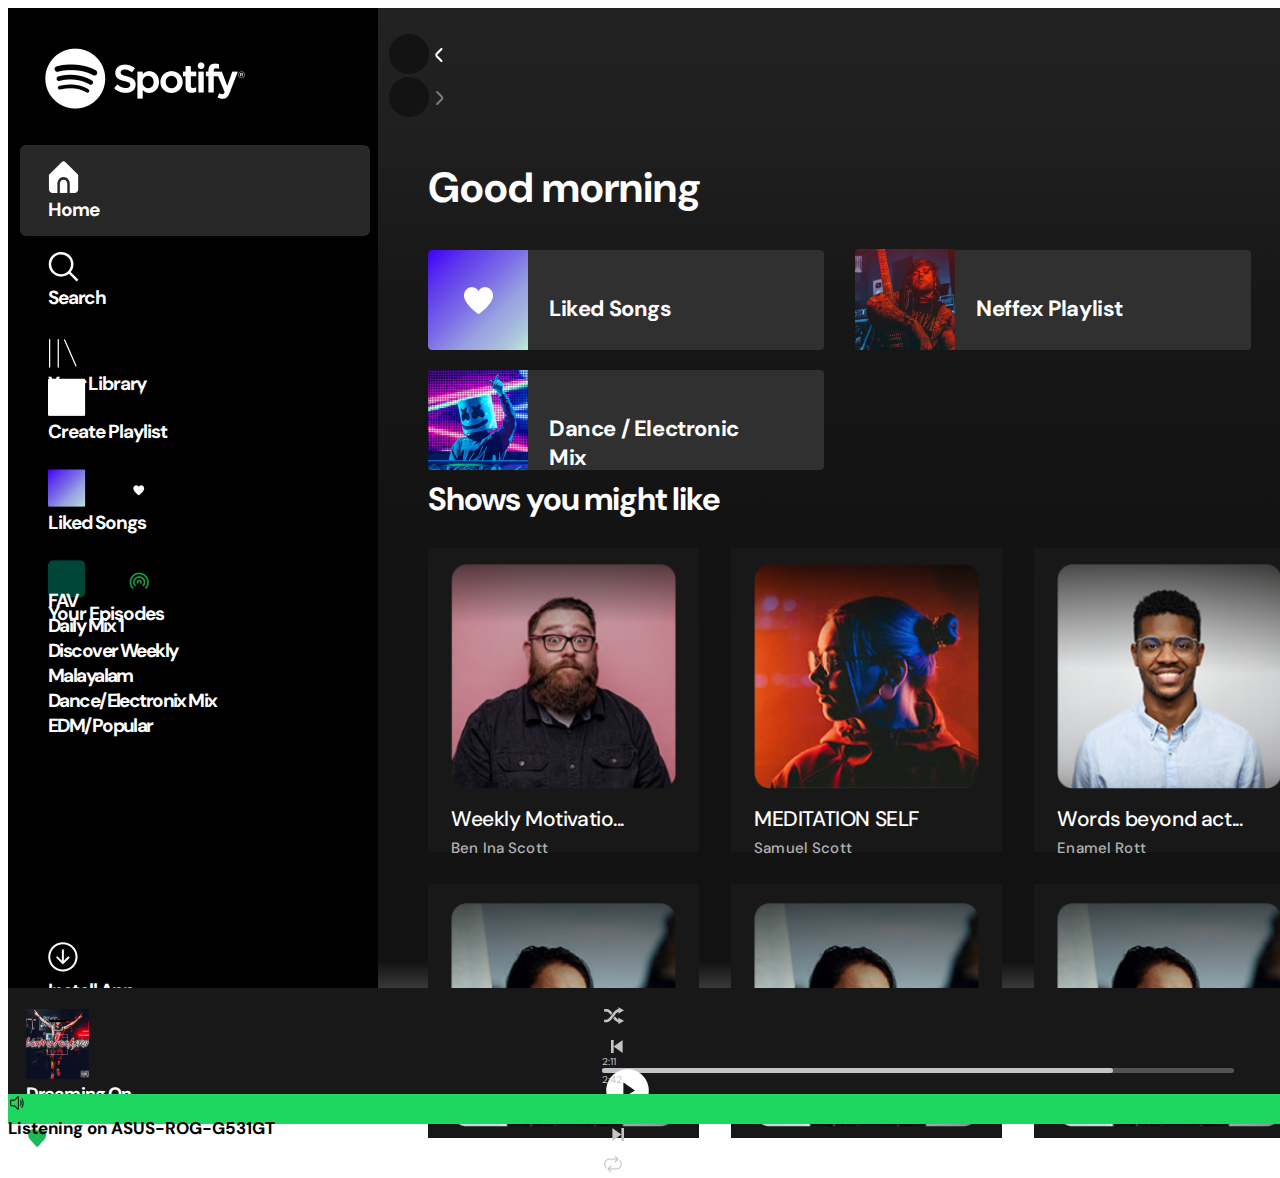
<file: index.html>
<!DOCTYPE html>
<html lang="en">
  <head>
    <meta charset="UTF-8" />
    <meta name="viewport" content="width=device-width, initial-scale=1.0" />
    <link rel="preconnect" href="https://fonts.googleapis.com" />
    <link rel="preconnect" href="https://fonts.gstatic.com" crossorigin />
    <link
      href="https://fonts.googleapis.com/css2?family=DM+Sans:opsz,wght@9..40,100;9..40,200;9..40,300;9..40,400;9..40,500;9..40,600;9..40,700;9..40,800;9..40,900;9..40,1000&display=swap"
      rel="stylesheet"
    />
    <link
      href="https://cdn.jsdelivr.net/npm/bootstrap@5.0.2/dist/css/bootstrap.min.css"
      rel="stylesheet"
      integrity="sha384-EVSTQN3/azprG1Anm3QDgpJLIm9Nao0Yz1ztcQTwFspd3yD65VohhpuuCOmLASjC"
      crossorigin="anonymous"
    />
    <link rel="stylesheet" href="./style.css" />
    <title>Home</title>
  </head>
  <body>
    <main class="main-body">
        
      <section class="left-section-body d-flex flex-column">
        <div class="spotify-logo">
          <img src="./Images/Spotify logo.png" alt="" />
        </div>

        <div class="left-options-top d-flex flex-column">
          <div class="home d-flex align-items-center">
            <div class="home-svg">
              <svg
                xmlns="http://www.w3.org/2000/svg"
                width="31"
                height="34"
                viewBox="0 0 31 34"
                fill="none"
              >
                <g clip-path="url(#clip0_306_615)">
                  <path
                    d="M15.5849 19.6659C14.6021 19.6659 13.6596 20.0888 12.9646 20.8417C12.2697 21.5946 11.8793 22.6157 11.8793 23.6804V33.0822H19.2906V23.6804C19.2906 22.6157 18.9002 21.5946 18.2052 20.8417C17.5103 20.0888 16.5677 19.6659 15.5849 19.6659Z"
                    fill="white"
                  />
                  <path
                    d="M17.2376 2.04697C16.784 1.60463 16.1953 1.35986 15.5849 1.35986C14.9746 1.35986 14.3858 1.60463 13.9322 2.04697L0.762268 14.8879V28.8047C0.762268 29.9404 1.17871 31.0296 1.91999 31.8326C2.66126 32.6357 3.66665 33.0868 4.71497 33.0868H9.40881V23.6809C9.40881 21.9064 10.0595 20.2046 11.2177 18.9498C12.376 17.6951 13.9469 16.9902 15.5849 16.9902C17.2229 16.9902 18.7938 17.6951 19.9521 18.9498C21.1103 20.2046 21.761 21.9064 21.761 23.6809V33.0828H26.4548C27.5032 33.0828 28.5086 32.6317 29.2498 31.8286C29.9911 31.0256 30.4076 29.9364 30.4076 28.8007V14.8839L17.2376 2.04697Z"
                    fill="white"
                  />
                </g>
                <defs>
                  <clipPath id="clip0_306_615">
                    <rect
                      width="29.6453"
                      height="32.1157"
                      fill="white"
                      transform="translate(0.762268 0.932129)"
                    />
                  </clipPath>
                </defs>
              </svg>
            </div>
            <div class="left-top-text">Home</div>
          </div>
          <div class="search d-flex align-items-center">
            <div class="search-svg">
              <svg
                xmlns="http://www.w3.org/2000/svg"
                width="31"
                height="31"
                viewBox="0 0 31 31"
                fill="none"
              >
                <path
                  d="M30.4073 28.8279L22.6723 21.0929C24.6816 18.6356 25.6695 15.5 25.4316 12.3347C25.1938 9.16938 23.7485 6.21658 21.3946 4.08705C19.0407 1.95752 15.9584 0.814177 12.7852 0.893518C9.61198 0.972858 6.59065 2.26881 4.34614 4.51332C2.10164 6.75782 0.805683 9.77916 0.726343 12.9524C0.647002 16.1256 1.79034 19.2079 3.91988 21.5618C6.04941 23.9157 9.0022 25.361 12.1675 25.5988C15.3328 25.8366 18.4684 24.8488 20.9257 22.8395L28.6607 30.5745L30.4073 28.8279ZM13.1142 23.1631C11.1598 23.1631 9.24925 22.5836 7.6242 21.4978C5.99915 20.4119 4.73258 18.8686 3.98465 17.063C3.23673 15.2573 3.04104 13.2704 3.42233 11.3536C3.80362 9.43668 4.74476 7.67592 6.12675 6.29393C7.50874 4.91194 9.2695 3.97079 11.1864 3.5895C13.1033 3.20821 15.0901 3.4039 16.8958 4.15183C18.7015 4.89976 20.2448 6.16633 21.3306 7.79137C22.4164 9.41642 22.996 11.327 22.996 13.2814C22.993 15.9013 21.951 18.413 20.0984 20.2656C18.2459 22.1181 15.7341 23.1602 13.1142 23.1631Z"
                  fill="white"
                />
              </svg>
            </div>
            <div class="left-top-text">Search</div>
          </div>
          <div class="your-library d-flex align-items-center">
            <div class="library-svg">
              <svg
                xmlns="http://www.w3.org/2000/svg"
                width="29"
                height="29"
                viewBox="0 0 29 29"
                fill="none"
              >
                <rect
                  x="0.997498"
                  y="0.15979"
                  width="1.23522"
                  height="28.4101"
                  fill="white"
                />
                <rect
                  x="9.64404"
                  y="0.15979"
                  width="1.23522"
                  height="28.4101"
                  fill="white"
                />
                <rect
                  x="15.8201"
                  y="0.655029"
                  width="1.23522"
                  height="29.3017"
                  transform="rotate(-23.634 15.8201 0.655029)"
                  fill="white"
                />
              </svg>
            </div>
            <div class="left-top-text">Your Library</div>
          </div>
        </div>

        <div class="left-options-middle">
          <div class="create-playlist d-flex align-items-center">
            <div class="create-playlist-background">
              <img
                class="create-playlist-logo"
                src="./Images/Create-Playlist-Img.png"
                alt=""
              />
              <img src="./Images/Create-Playlist-Background-Img.png" alt="" />
            </div>
            <div class="left-mid-text">Create Playlist</div>
          </div>

          <div class="liked-songs d-flex align-items-center">
            <div class="liked-songs-background">
              <img
                class="liked-songs-logo"
                src="./Images/Liked-Songs-Img-2.png"
                alt=""
              />
              <img src="./Images/Liked-Songs-Background-Img.png" alt="" />
            </div>
            <div class="left-mid-text">Liked Songs</div>
          </div>

          <div class="your-episodes d-flex align-items-center">
            <div class="your-episodes-background">
              <img
                class="your-episodes-logo"
                src="./Images/Your-Episodes-Img.png"
                alt=""
              />
              <img src="./Images/Your-Episodes-Background-Img.png" alt="" />
            </div>
            <div class="left-mid-text">Your Episodes</div>
          </div>
        </div>

        <div class="left-playlist">
          <ul class="playlist-list d-flex flex-column justify-content-between">
            <li>FAV</li>
            <li>Daily Mix 1</li>
            <li>Discover Weekly</li>
            <li>Malayalam</li>
            <li>Dance/Electronix Mix</li>
            <li>EDM/Popular</li>
          </ul>
        </div>

        <div class="install-app d-flex align-items-center">
          <div class="install-app-logo">
            <img src="./Images/Install-App-Img.png" alt="" />
          </div>
          <div>Install App</div>
        </div>
      </section>

      <section
        class="top-arrow-navigation d-flex align-items-center justify-content-between"
      >
        <div
          class="left-arrow-circle d-flex align-items-center justify-content-center"
        >
          <img class="left-arrow" src="./Images/arrow-small-left.png" alt="" />
          <img class="left-circle" src="./Images/top-arrow-circle.png" alt="" />
        </div>
        <div
          class="right-arrow-circle d-flex align-items-center justify-content-center"
        >
          <img
            class="right-arrow"
            src="./Images/arrow-small-right.png"
            alt=""
          />
          <img
            class="right-circle"
            src="./Images/top-arrow-circle.png"
            alt=""
          />
        </div>
      </section>

      <section
        class="user-body d-flex justify-content-between align-items-center"
      >
        <div class="usr-img">
          <img src="./Images/user-image.png" />
        </div>
        <div class="usr-name">Angel</div>
        <div class="usr-down-arrow">
          <svg
            xmlns="http://www.w3.org/2000/svg"
            width="21"
            height="24"
            viewBox="0 0 21 24"
            fill="none"
          >
            <path
              d="M4.37524 9H16.6252L11.1189 15.293C10.9548 15.4805 10.7323 15.5858 10.5002 15.5858C10.2682 15.5858 10.0457 15.4805 9.88162 15.293L4.37524 9Z"
              fill="white"
            />
          </svg>
        </div>
      </section>

      <div
        class="title-and-playlist-body d-flex flex-column justify-content-between"
      >
        <div class="greet-msg">
          <h2>Good morning</h2>
        </div>
        <div class="recommend">
          <div class="recommend-block">
            <img src="./Images/Title-liked-songs.png" alt="" />
            <div><h2>Liked Songs</h2></div>
          </div>
          <div class="recommend-block">
            <img src="./Images/Title-neffex-playlist.png" alt="" />
            <div><h2>Neffex Playlist</h2></div>
          </div>
          <div class="recommend-block">
            <img src="./Images/Title-Kda.jpg" alt="" />
            <div><h2>K/DA</h2></div>
          </div>
          <div class="recommend-block">
            <img src="./Images/Title-electronic.png" alt="" />
            <div class="text-block"><h2>Dance / Electronic Mix</h2></div>
          </div>
        </div>
      </div>

      <section class="shows-you-might-like-body">
        <div class="shows-you-might-like">
          <div class="shows-you-might-like-text">
            <h2>Shows you might like</h2>
          </div>

          <div class="artist-list">

            <div class="art-box">
              <img src="./Images/art-one.png" alt="" />
              <div class="art-box-text">
               <div class="podcast-text">Weekly Motivatio...</div>
               <div class="artist-label">Ben Ina Scott</div>
              </div>
            </div>

            <div class="art-box">
              <img src="./Images/art-two.png" alt="" />
              <div class="art-box-text">
                <div class="podcast-text">MEDITATION SELF</div>
                <div class="artist-label">Samuel Scott</div>
              </div>
            </div>

            <div class="art-box">
              <img src="./Images/art-three.png" alt="" />
              <div class="art-box-text">
                <div class="podcast-text">Words beyond act...</div>
                <div class="artist-label">Enamel Rott</div>
              </div>
            </div>

            <div class="art-box">
              <img src="./Images/art-four.png" alt="" />
              <div class="art-box-text">
                <div class="podcast-text">The Alexa Show</div>
                <div class="artist-label">Adriana Tom</div>
              </div>
            </div>

            <div class="art-box">
              <img src="./Images/art-four.png" alt="" />
            </div>

            <div class="art-box">
              <img src="./Images/art-four.png" alt="" />
            </div>

            <div class="art-box">
              <img src="./Images/art-four.png" alt="" />
            </div>

            <div class="art-box">
              <img src="./Images/art-four.png" alt="" />
            </div>
          </div>
        </div>
      </section>

      <div class="next-page"><a href="./playlist.html">SEE ALL</a></div -->
        
      <div class="down-options">

            <div class="artist-title-section d-flex align-items-center justify-content-between">
                <div>
                    <img src="./Images/artist-image-down-options.png" alt="">
                </div>
                <div>
                    <div class="song-name">Dreaming On</div>
                    <div class="artist-title">NEFFEX</div>
                </div>
                <div>
                    <img src="./Images/green-heart-image-down-options.png" alt="">
                </div>
            </div>

            <div class="music-player d-flex flex-column justify-content-between align-items-center">

                <div class="player-controls d-flex align-items-center justify-content-between">
                    <div>
                        <img src="./Images/music-player-shuffle.png" alt="">
                    </div>
                    <div>
                        <img src="./Images/music-player-previous.png" alt="">
                    </div>
                    <div>
                        <img src="./Images/music-player-play.png" alt="">
                    </div>
                    <div>
                        <img src="./Images/music-player-next.png" alt="">
                    </div>
                    <div>
                        <img src="./Images/music-player-repeat.png" alt="">
                    </div>
                </div>

                <div class="duration d-flex align-items-center justify-content-between">
                        <div>
                            2:11
                        </div>
                        <div class="music-player-song-length">
                            <div class="music-player-seeker">
                                
                            </div>
                        </div>
                        <div>
                            2:42
                        </div>
                </div>
            </div>

            <div class="right-options d-flex justify-content-between align-items-center">
                <div>
                    <img src="./Images/down-options-right-mic.png" alt="">
                </div>
                <div>
                    <img src="./Images/down-options-right-query.png" alt="">
                </div>
                <div>
                    <img src="./Images/down-options-right-laptop.png" alt="">
                </div>
                <div>
                    <img src="./Images/down-options-right-speaker.png" alt="">
                </div>
                <div>
                    <img src="./Images/down-options-right-seeker.png" alt="">
                </div>
                <div>
                    <img src="./Images/down-options-right-mute.png" alt="">
                </div>
            </div>
      </div>

      <section
        class="listening-on-device-body d-flex justify-content-end align-items-center"
      >
      <div class="device-name d-flex justify-content-between">
        <img src="./Images/listening-on-device-speaker.png" />
        <div>Listening on ASUS-ROG-G531GT</div>
      </div>
        <svg
          xmlns="http://www.w3.org/2000/svg"
          width="21"
          height="11"
          viewBox="0 0 21 11"
          fill="none"
          class="listening-on-device-arrow"
        >
          <path d="M10.6998 0L0.799805 11H20.5998L10.6998 0Z" fill="#1ED760" />
        </svg>
      </section> 
      
    </main>
  </body>
</html>
</file>
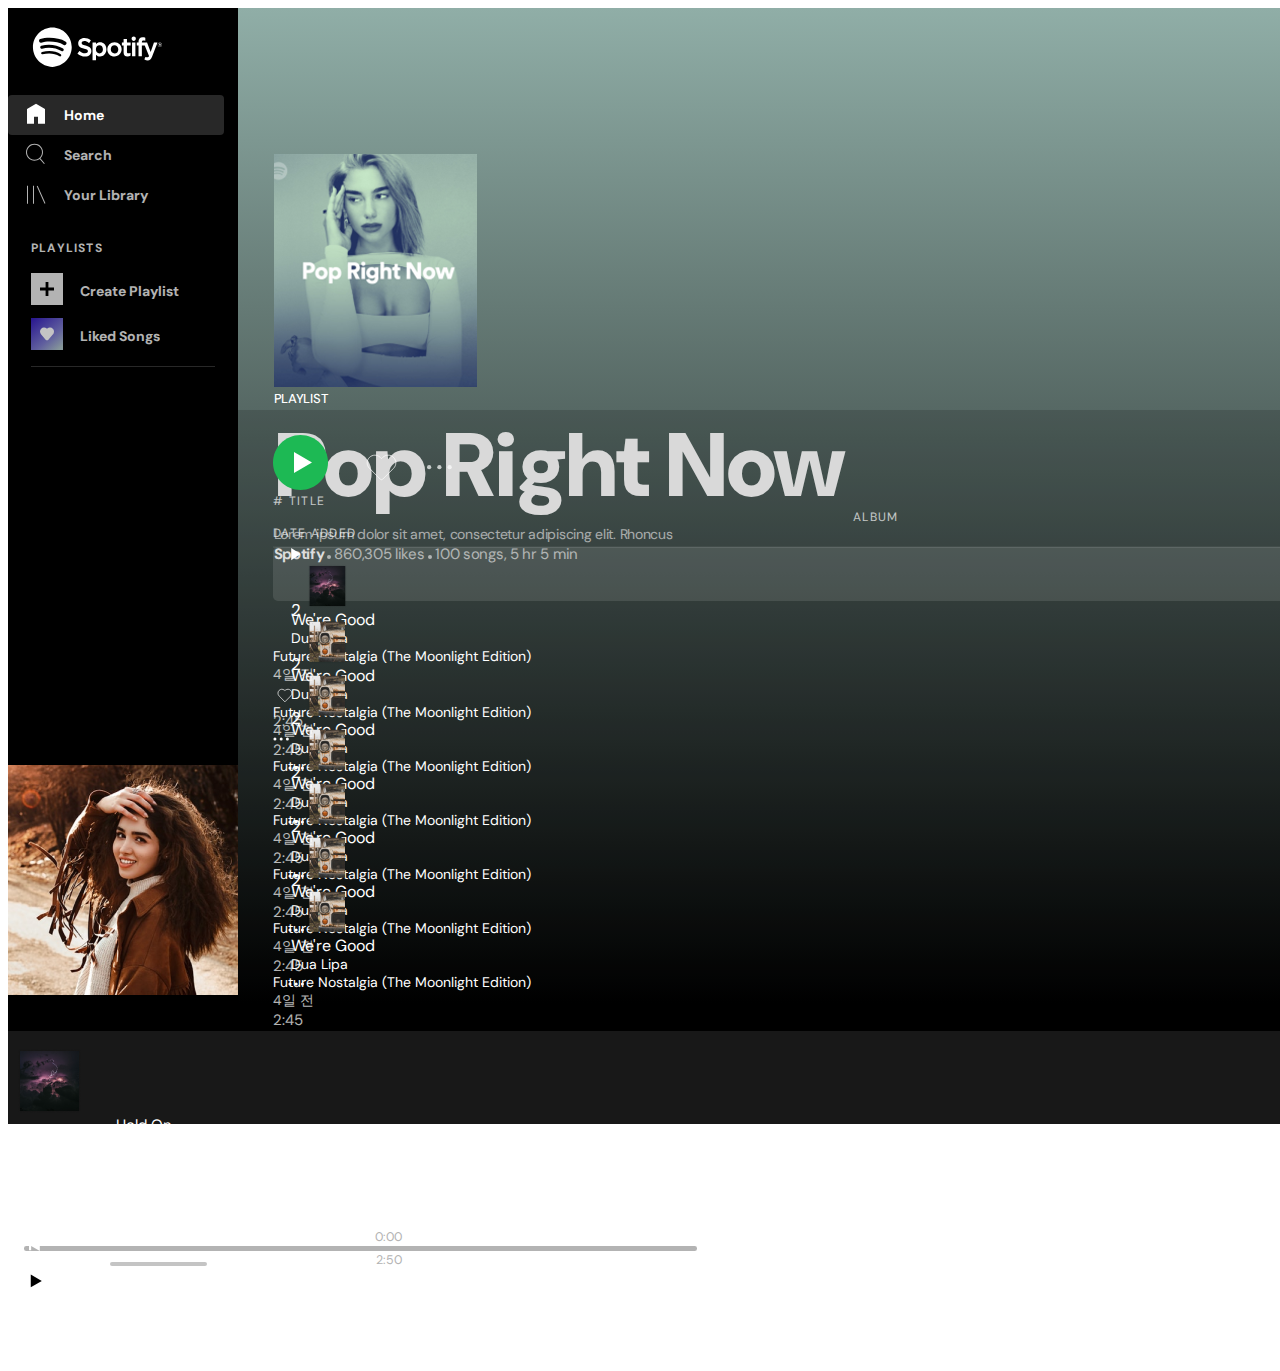
<file: playlist.html>
<!DOCTYPE html>
<html lang="en">
  <head>
    <meta charset="UTF-8" />
    <meta name="viewport" content="width=device-width, initial-scale=1.0" />
    <link rel="preconnect" href="https://fonts.googleapis.com" />
    <link rel="preconnect" href="https://fonts.gstatic.com" crossorigin />
    <link
      href="https://fonts.googleapis.com/css2?family=DM+Sans:opsz,wght@9..40,100;9..40,200;9..40,300;9..40,400;9..40,500;9..40,600;9..40,700;9..40,800;9..40,900;9..40,1000&display=swap"
      rel="stylesheet"
    />
    <link
      href="https://cdn.jsdelivr.net/npm/bootstrap@5.0.2/dist/css/bootstrap.min.css"
      rel="stylesheet"
      integrity="sha384-EVSTQN3/azprG1Anm3QDgpJLIm9Nao0Yz1ztcQTwFspd3yD65VohhpuuCOmLASjC"
      crossorigin="anonymous"
    />
    <title>Playlist</title>
    <link rel="stylesheet" href="./style.css" />
  </head>
  <body>
    <div class="main-body--playlist">
      <!-- left bar -->
      <section
        class="left-section-body--playlist d-flex flex-column justify-content-start"
      >
        <!-- spotify logo -->
        <div class="spotify-logo--playlist">
          <svg
            xmlns="http://www.w3.org/2000/svg"
            width="131"
            height="40"
            viewBox="0 0 131 40"
            fill="none"
          >
            <g clip-path="url(#clip0_10495_34)">
              <path
                d="M0.924072 20.1176C0.924072 30.9412 9.70361 39.8823 20.3315 39.8823C30.9593 39.8823 39.7389 30.9412 39.7389 20.1176C39.7389 9.29411 30.9593 0.470581 20.3315 0.470581C9.70361 0.470581 0.924072 9.29411 0.924072 20.1176ZM27.4937 29.2941C22.9884 26.4706 17.2124 25.7647 10.5123 27.2941C8.89497 27.5294 8.66393 25.1765 10.0502 24.9412C17.4435 23.1765 23.6816 24 28.7645 27.1765C30.0352 28 28.7645 30 27.4937 29.2941ZM29.4576 24C24.2592 20.7059 16.2883 19.7647 10.1657 21.6471C8.20185 22.2353 7.50873 19.1765 9.35705 18.7059C16.4038 16.5882 25.0678 17.6471 31.0749 21.4118C32.6921 22.4706 31.0749 25.0588 29.4576 24ZM9.24153 15.6471C7.27769 16.3529 6.00696 12.9412 8.20185 12.1176C15.0175 9.99999 26.5696 10.3529 33.7318 14.7059C35.6957 15.7647 33.8474 19.0588 31.768 17.8823C25.5299 14.1176 15.1331 13.7647 9.24153 15.6471ZM53.0237 26.3529C51.0599 26.3529 49.2115 25.6471 47.5943 24C47.4787 24 47.4787 24.1176 47.4787 24.1176L45.6304 26.3529C45.5149 26.4706 45.5149 26.5882 45.6304 26.7059C47.7098 28.5882 50.2512 29.5294 53.0237 29.5294C56.9514 29.5294 59.3773 27.2941 59.3773 24C59.3773 21.1765 57.6445 19.6471 53.6013 18.5882C50.2512 17.7647 49.6736 17.1765 49.6736 16C49.6736 14.8235 50.8288 14.1176 52.3306 14.1176C53.8324 14.1176 55.2186 14.7059 56.8359 15.8823C56.8359 15.8823 56.9514 16 57.0669 16C57.1824 16 57.1824 15.8823 57.1824 15.8823L58.7997 13.5294C58.9153 13.4118 58.9153 13.4118 58.7997 13.2941C56.9514 11.7647 54.7565 10.9412 52.3306 10.9412C48.7495 10.9412 46.208 13.1765 46.208 16.3529C46.208 19.7647 48.5184 20.8235 52.2151 21.7647C55.4496 22.4706 55.9117 23.1765 55.9117 24.3529C55.9117 25.6471 54.7565 26.3529 53.0237 26.3529ZM63.9981 17.2941V15.7647C63.9981 15.6471 63.8826 15.5294 63.7671 15.5294H60.7636C60.6481 15.5294 60.5325 15.6471 60.5325 15.7647V33.0588C60.5325 33.1765 60.6481 33.2941 60.7636 33.2941H63.7671C63.8826 33.2941 63.9981 33.1765 63.9981 33.0588V27.6471C65.1533 28.9412 66.4241 29.5294 68.1569 29.5294C71.2759 29.5294 74.395 27.0588 74.395 22.3529C74.395 17.6471 71.2759 15.2941 68.1569 15.2941C66.4241 15.2941 65.1533 15.8823 63.9981 17.2941ZM67.4638 26.4706C65.3844 26.4706 63.8826 24.7059 63.8826 22.3529C63.8826 20 65.3844 18.3529 67.4638 18.3529C69.5431 18.3529 70.9294 20 70.9294 22.3529C70.9294 24.7059 69.5431 26.4706 67.4638 26.4706ZM75.3191 22.4706C75.3191 26.4706 78.4382 29.5294 82.4814 29.5294C86.5246 29.5294 89.6436 26.3529 89.6436 22.3529C89.6436 18.3529 86.6401 15.2941 82.5969 15.2941C78.5537 15.2941 75.3191 18.4706 75.3191 22.4706ZM78.7847 22.3529C78.7847 20 80.2865 18.3529 82.4814 18.3529C84.6763 18.3529 86.2936 20.1176 86.2936 22.4706C86.2936 24.8235 84.7918 26.4706 82.5969 26.4706C80.402 26.4706 78.7847 24.7059 78.7847 22.3529ZM94.9576 15.5294V12.1176C94.9576 12 94.9576 11.8823 94.8421 11.8823H91.8385C91.723 11.8823 91.6075 12 91.6075 12.1176V15.5294H90.1057C89.9902 15.5294 89.8747 15.6471 89.8747 15.7647V18.3529C89.8747 18.4706 89.9902 18.5882 90.1057 18.5882H91.6075V25.4118C91.6075 28.1176 92.8782 29.5294 95.5352 29.5294C96.5749 29.5294 97.6145 29.2941 98.4232 28.8235C98.5387 28.8235 98.5387 28.7059 98.5387 28.5882V26.1176C98.5387 26 98.5387 25.8823 98.4232 25.8823H98.1921C97.6145 26.2353 96.9214 26.3529 96.3438 26.3529C95.4197 26.3529 94.9576 25.8823 94.9576 24.9412V18.5882H98.4232C98.5387 18.5882 98.6542 18.4706 98.6542 18.3529V15.7647C98.6542 15.6471 98.5387 15.5294 98.4232 15.5294H94.9576ZM109.86 15.1765C109.86 13.8823 110.322 13.4118 111.361 13.4118C111.939 13.4118 112.517 13.4118 113.094 13.6471H113.21C113.21 13.6471 113.325 13.5294 113.325 13.4118V10.9412C113.325 10.8235 113.325 10.7059 113.21 10.7059C112.632 10.4706 111.824 10.3529 110.668 10.3529C107.896 10.3529 106.51 12 106.51 14.9412V15.5294H105.008C104.892 15.5294 104.777 15.6471 104.777 15.7647V18.3529C104.777 18.4706 104.892 18.5882 105.008 18.5882H106.51V29.0588C106.51 29.1765 106.625 29.2941 106.741 29.2941H109.744C109.86 29.2941 109.86 29.1765 109.86 29.0588V18.5882H112.748L117.022 29.0588C116.56 30.1176 116.098 30.3529 115.405 30.3529C114.827 30.3529 114.249 30.2353 113.672 29.8823H113.556L113.441 30L112.401 32.2353C112.401 32.3529 112.401 32.5882 112.517 32.5882C113.556 33.1765 114.481 33.4118 115.636 33.4118C117.831 33.4118 119.101 32.3529 120.141 29.5294L125.339 15.8823V15.6471C125.339 15.5294 125.224 15.5294 125.108 15.5294H121.989C121.874 15.5294 121.874 15.6471 121.874 15.7647L118.639 24.9412L115.174 15.7647C115.174 15.6471 115.058 15.5294 114.943 15.5294H109.86V15.1765ZM100.272 15.5294C100.156 15.5294 100.04 15.6471 100.04 15.7647V29.0588C100.04 29.1765 100.156 29.2941 100.272 29.2941H103.275C103.391 29.2941 103.391 29.1765 103.391 29.0588V15.7647C103.391 15.6471 103.391 15.5294 103.275 15.5294H100.272ZM99.5784 11.6471C99.5784 12.8235 100.618 13.8823 101.773 13.8823C102.928 13.8823 103.853 12.8235 103.853 11.6471C103.853 10.4706 102.928 9.5294 101.773 9.5294C100.618 9.5294 99.5784 10.4706 99.5784 11.6471ZM127.881 19.7647C129.036 19.7647 130.076 18.8235 130.076 17.6471C130.076 16.4706 129.036 15.5294 127.881 15.5294C126.726 15.5294 125.801 16.4706 125.801 17.6471C125.801 18.8235 126.726 19.7647 127.881 19.7647ZM127.881 15.7647C128.921 15.7647 129.845 16.5882 129.845 17.6471C129.845 18.7059 128.921 19.5294 127.881 19.5294C126.841 19.5294 126.033 18.7059 126.033 17.6471C126.033 16.5882 126.841 15.7647 127.881 15.7647ZM128.343 17.8823C128.689 17.7647 128.921 17.5294 128.921 17.1765C128.921 16.7059 128.458 16.4706 127.996 16.4706H127.072V18.7059H127.534V18H127.996L128.458 18.7059H129.036L128.343 17.8823ZM127.996 16.8235C128.227 16.8235 128.458 16.9412 128.458 17.1765C128.458 17.4118 128.227 17.5294 127.996 17.5294H127.534V16.8235H127.996Z"
                fill="white"
              />
            </g>
            <defs>
              <clipPath id="clip0_10495_34">
                <rect width="131" height="40" fill="white" />
              </clipPath>
            </defs>
          </svg>
        </div>

        <!-- left-top-playlist -->
        <div
          class="left-options-top--playlist d-flex flex-column align-items-center"
        >
          <div class="left-nav--playlist" id="home-play">
            <div class="left-nav-svg-playlist">
              <svg
                xmlns="http://www.w3.org/2000/svg"
                width="24"
                height="24"
                viewBox="0 0 24 24"
                fill="none"
              >
                <path
                  d="M21 21.7381H14V14.7382H9.99998V21.7381H3V6.95245L12 1.71436L21 6.91673V21.7381Z"
                  fill="white"
                />
              </svg>
            </div>
            <div class="left-text--playlist" id="home-text">Home</div>
          </div>

          <div class="left-nav--playlist">
            <div class="left-nav-svg-playlist">
              <svg
                xmlns="http://www.w3.org/2000/svg"
                width="24"
                height="24"
                viewBox="0 0 24 24"
                fill="none"
              >
                <path
                  fill-rule="evenodd"
                  clip-rule="evenodd"
                  d="M16.3929 16.3096L20.7858 21.4643L20.0239 22.1191L15.6191 16.9643C14.1032 18.1151 12.3968 18.6905 10.5 18.6905C9.34917 18.6905 8.24798 18.4663 7.19642 18.0179C6.14486 17.5695 5.24009 16.9663 4.48213 16.2084C3.72416 15.4505 3.12098 14.5457 2.67261 13.4941C2.22423 12.4425 2.00003 11.3413 2 10.1905C1.99997 9.03975 2.22417 7.93857 2.67261 6.88697C3.12105 5.83538 3.72422 4.93061 4.48213 4.17268C5.24003 3.41474 6.1448 2.81157 7.19642 2.36316C8.24805 1.91476 9.34924 1.69055 10.5 1.69055C11.6507 1.69055 12.7519 1.91476 13.8035 2.36316C14.8552 2.81157 15.7599 3.41474 16.5178 4.17268C17.2758 4.93061 17.8789 5.83538 18.3274 6.88697C18.7758 7.93857 19 9.03975 19 10.1905C19 11.3731 18.7698 12.4921 18.3095 13.5477C17.8492 14.6032 17.2103 15.5239 16.3928 16.3096L16.3929 16.3096ZM10.5001 17.6905C11.8572 17.6905 13.1112 17.3552 14.262 16.6845C15.4128 16.0138 16.3235 15.1031 16.9941 13.9523C17.6648 12.8016 18.0001 11.5476 18.0001 10.1904C18.0002 8.83329 17.6648 7.57932 16.9941 6.42854C16.3235 5.27775 15.4127 4.36705 14.262 3.69643C13.1112 3.0258 11.8573 2.69049 10.5001 2.69049C9.14289 2.69049 7.88892 3.0258 6.73817 3.69643C5.58742 4.36705 4.67672 5.27775 4.00606 6.42854C3.33541 7.57932 3.00009 8.83329 3.00013 10.1904C3.00016 11.5476 3.33547 12.8016 4.00606 13.9523C4.67666 15.1031 5.58736 16.0138 6.73817 16.6845C7.88898 17.3552 9.14295 17.6905 10.5001 17.6905Z"
                  fill="#B3B3B3"
                />
              </svg>
            </div>
            <div class="left-text--playlist">Search</div>
          </div>

          <div class="left-nav--playlist">
            <div class="left-nav-svg-playlist">
              <svg
                xmlns="http://www.w3.org/2000/svg"
                width="24"
                height="24"
                viewBox="0 0 24 24"
                fill="none"
              >
                <path
                  d="M13.6547 3.83329L21.4523 21.3452L20.5476 21.7499L12.75 4.23805L13.6547 3.83329ZM3 21.738V3.73804H4.00003V21.738H3ZM9 21.738V3.73804H10V21.738H9Z"
                  fill="#B3B3B3"
                />
              </svg>
            </div>
            <div class="left-text--playlist">Your Library</div>
          </div>
        </div>

        <!-- left-middle-playlist -->
        <div class="left-options-middle--playlist d-flex flex-column">
          <div id="playlist--text">Playlists</div>
          <div class="left-mid--options">
            <div class="left-mid--svg">
              <svg
                xmlns="http://www.w3.org/2000/svg"
                width="32"
                height="32"
                viewBox="0 0 32 32"
                fill="none"
              >
                <g clip-path="url(#clip0_10495_15)">
                  <rect opacity="0.7" width="32" height="32" fill="white" />
                  <path
                    d="M23 17.4H17.4V23H14.6V17.4H9V14.6H14.6V9H17.4V14.6H23V17.4Z"
                    fill="black"
                  />
                </g>
                <defs>
                  <clipPath id="clip0_10495_15">
                    <rect width="32" height="32" fill="white" />
                  </clipPath>
                </defs>
              </svg>
            </div>
            <div class="left-text--playlist">Create Playlist</div>
          </div>
          <div class="left-mid--options">
            <div class="left-mid--svg">
              <svg
                xmlns="http://www.w3.org/2000/svg"
                width="32"
                height="32"
                viewBox="0 0 32 32"
                fill="none"
              >
                <rect
                  width="32"
                  height="32"
                  fill="url(#paint0_linear_10495_7)"
                />
                <path
                  d="M21.7971 10.727C21.0807 10.0042 20.1189 9.57705 19.1024 9.53019C18.0859 9.48333 17.0889 9.82019 16.3091 10.474C16.2194 10.5417 16.1113 10.5807 15.9991 10.586C15.8861 10.5827 15.7772 10.5434 15.6881 10.474C14.9086 9.81982 13.9117 9.48271 12.8952 9.52957C11.8787 9.57644 10.917 10.0039 10.2011 10.727C9.43108 11.497 9.00708 12.521 9.00708 13.61C9.00708 14.699 9.43108 15.723 10.1751 16.465L14.6371 21.688C14.8052 21.8852 15.0142 22.0436 15.2495 22.1522C15.4848 22.2609 15.7409 22.3171 16.0001 22.3171C16.2593 22.3171 16.5154 22.2609 16.7507 22.1522C16.986 22.0436 17.1949 21.8852 17.3631 21.688L21.7981 16.493C22.1779 16.1153 22.4792 15.666 22.6843 15.1711C22.8894 14.6763 22.9944 14.1457 22.9931 13.61C22.9939 13.0743 22.8887 12.5437 22.6834 12.0489C22.4782 11.554 22.1769 11.1048 21.7971 10.727Z"
                  fill="#C4C4C4"
                />
                <defs>
                  <linearGradient
                    id="paint0_linear_10495_7"
                    x1="0"
                    y1="0"
                    x2="27.5"
                    y2="32"
                    gradientUnits="userSpaceOnUse"
                  >
                    <stop stop-color="#27148F" />
                    <stop offset="0.65219" stop-color="#605F9E" />
                    <stop offset="1" stop-color="#86979A" />
                  </linearGradient>
                </defs>
              </svg>
            </div>
            <div class="left-text--playlist">Liked Songs</div>
          </div>
          <div id="horizontal--line"></div>
        </div>

        <!-- artist image -->
        <div class="artist-image">
          <img src="./Images/playlist-image/sidebar-image.png" />S
        </div>
      </section>

      <!-- mid-playlist -->
      <div class="mid--playlist">
        <!-- mid-playlist-top -->
        <div class="mid--top d-flex align-items-end">
          <div class="pop-right-now--image">
            <img src="./Images/playlist-image/pop-right-now-image-2.png" />
          </div>
          <div class="pop-right-now--text">
            <div id="pop-top--text">PLAYLIST</div>
            <div id="pop-heading--text">Pop Right Now</div>
            <div id="pop-desc--text">
              Lorem ipsum dolor sit amet, consectetur adipiscing elit. Rhoncus
            </div>
            <div>
              <span id="spotify--text">Spotify</span>
              <svg
                xmlns="http://www.w3.org/2000/svg"
                width="4"
                height="4"
                viewBox="0 0 4 4"
                fill="none"
              >
                <circle opacity="0.7" cx="2" cy="2" r="2" fill="white" />
              </svg>
              <span class="pop-text--footer"> 860,305 likes </span>
              <svg
                xmlns="http://www.w3.org/2000/svg"
                width="4"
                height="4"
                viewBox="0 0 4 4"
                fill="none"
              >
                <circle opacity="0.7" cx="2" cy="2" r="2" fill="white" />
              </svg>
              <span class="pop-text--footer"> 100 songs, 5 hr 5 min </span>
            </div>
          </div>
        </div>
        <!-- mid-album-bottom -->
        <div class="mid--bottom d-flex flex-column justify-content-between">
          <!-- Green play button div -->
          <div class="play-button--list">
            <svg
              xmlns="http://www.w3.org/2000/svg"
              width="55"
              height="55"
              viewBox="0 0 55 55"
              fill="none"
            >
              <path
                d="M0 27.5C0 12.3122 12.3122 0 27.5 0C42.6878 0 55 12.3122 55 27.5C55 42.6878 42.6878 55 27.5 55C12.3122 55 0 42.6878 0 27.5Z"
                fill="#1DB954"
              />
              <path d="M39 27.5L21 17V38L39 27.5Z" fill="white" />
            </svg>
            <svg
              xmlns="http://www.w3.org/2000/svg"
              width="46"
              height="46"
              viewBox="0 0 46 46"
              fill="none"
              class="like--svg"
            >
              <path
                opacity="0.7"
                d="M22.3027 13.4342C19.3015 10.433 14.4355 10.433 11.4342 13.4342V13.4342C8.433 16.4355 8.433 21.3015 11.4342 24.3027L22.3735 35.242C22.9957 35.8641 24.0043 35.8641 24.6265 35.242L35.5658 24.3027C38.567 21.3015 38.567 16.4355 35.5658 13.4342V13.4342C32.5645 10.433 27.6985 10.433 24.6973 13.4342L23.5 14.6315L22.3027 13.4342Z"
                stroke="white"
                stroke-linejoin="round"
              />
            </svg>
            <svg
              xmlns="http://www.w3.org/2000/svg"
              width="46"
              height="46"
              viewBox="0 0 46 46"
              fill="none"
            >
              <g opacity="0.7">
                <circle cx="13.125" cy="23.125" r="2.125" fill="white" />
                <circle cx="23.375" cy="23.125" r="2.125" fill="white" />
                <circle cx="33.625" cy="23.125" r="2.125" fill="white" />
              </g>
            </svg>
          </div>

          <!-- all album div -->
          <div class="album--list d-flex flex-column justify-content-between">
            <!-- songlist -->
            <!-- 1st song -->
            <div class="album--seperator">
              <div class="album-title--date d-flex justify-content-start">
                <div># TITLE</div>
                <div id="album--text">ALBUM</div>
                <div>DATE ADDED</div>
              </div>
              <div class="seperator--line"><hr /></div>
            </div>

            <div
              class="song--list d-flex justify-content-between align-items-center"
              id="first-ablum-info"
            >
              <!-- Song info -->
              <div class="song--info d-flex align-items-center">
                <!-- play svg -->
                <div>
                  <svg
                    xmlns="http://www.w3.org/2000/svg"
                    width="10"
                    height="14"
                    viewBox="0 0 10 14"
                    fill="none"
                  >
                    <path
                      d="M9.60205 7.04145L0.19764 13.1395L0.19764 0.943375L9.60205 7.04145Z"
                      fill="white"
                    />
                  </svg>
                </div>
                <!-- song-image -->
                <div class="song--image">
                  <img src="./Images/playlist-image/song-image-1.png" />
                </div>
                <!-- song name and artist name -->
                <div>
                  <span class="song--name">We're Good</span><br />
                  <span class="artist--name">Dua Lipa</span>
                </div>
              </div>
              <!-- Album -->
              <div class="album--name">
                Future Nostalgia (The Moonlight Edition)
              </div>
              <!-- Date Added -->
              <div class="date--added">4일 전</div>
              <!-- Song Duration -->
              <div
                class="song--time d-flex align-items-center justify-content-between"
              >
                <svg
                  xmlns="http://www.w3.org/2000/svg"
                  width="22"
                  height="24"
                  viewBox="0 0 22 24"
                  fill="none"
                >
                  <path
                    opacity="0.7"
                    d="M11.226 6.04065C9.65803 4.87082 7.46757 5.03618 6.09298 6.42813V6.42813C4.58531 7.95484 4.58531 10.41 6.09298 11.9367L6.79076 12.6433L6.78486 12.6493L11.9026 17.8317V17.8317C11.9059 17.8284 11.9112 17.8284 11.9144 17.8317V17.8317L17.0322 12.6493L17.0263 12.6433L17.724 11.9367C19.2317 10.41 19.2317 7.95484 17.7241 6.42813V6.42813C16.3495 5.03618 14.159 4.87082 12.591 6.04065L11.9085 6.54984L11.226 6.04065Z"
                    stroke="white"
                    stroke-linejoin="round"
                  />
                </svg>
                <div class="song--duration">2:45</div>
                <div>
                  <svg
                    xmlns="http://www.w3.org/2000/svg"
                    width="16"
                    height="4"
                    viewBox="0 0 16 4"
                    fill="none"
                  >
                    <circle cx="1.9541" cy="2" r="1.5" fill="white" />
                    <circle cx="8.16504" cy="2" r="1.5" fill="white" />
                    <circle cx="14.376" cy="2" r="1.5" fill="white" />
                  </svg>
                </div>
              </div>
            </div>
            <!-- all songs -->
            <div
              class="song--list d-flex justify-content-between align-items-center"
            >
              <div class="song--info d-flex align-items-center">
                <!-- play number -->
                <div><span class="play--text">2</span></div>
                <!-- song-image -->
                <div class="song--image">
                  <img src="./Images/playlist-image/song-image-2.png" />
                </div>
                <!-- song name and artist name -->
                <div>
                  <span class="song--name">We're Good</span><br />
                  <span class="artist--name">Dua Lipa</span>
                </div>
              </div>
              <!-- Album -->
              <div class="album--name">
                Future Nostalgia (The Moonlight Edition)
              </div>
              <!-- Date Added -->
              <div class="date--added">4일 전</div>
              <!-- Song Duration -->
              <div
                class="song--time d-flex align-items-center justify-content-end"
              >
                <div class="song--duration">2:45</div>
                <div id="info-button">
                  <svg
                    xmlns="http://www.w3.org/2000/svg"
                    width="16"
                    height="4"
                    viewBox="0 0 16 4"
                    fill="none"
                  >
                    <circle cx="1.9541" cy="2" r="1.5" fill="white" />
                    <circle cx="8.16504" cy="2" r="1.5" fill="white" />
                    <circle cx="14.376" cy="2" r="1.5" fill="white" />
                  </svg>
                </div>
              </div>
            </div>
            <div
              class="song--list d-flex justify-content-between align-items-center"
            >
              <div class="song--info d-flex align-items-center">
                <!-- play number -->
                <div><span class="play--text">2</span></div>
                <!-- song-image -->
                <div class="song--image">
                  <img src="./Images/playlist-image/song-image-2.png" />
                </div>
                <!-- song name and artist name -->
                <div>
                  <span class="song--name">We're Good</span><br />
                  <span class="artist--name">Dua Lipa</span>
                </div>
              </div>
              <!-- Album -->
              <div class="album--name">
                Future Nostalgia (The Moonlight Edition)
              </div>
              <!-- Date Added -->
              <div class="date--added">4일 전</div>
              <!-- Song Duration -->
              <div
                class="song--time d-flex align-items-center justify-content-end"
              >
                <div class="song--duration">2:45</div>
                <div id="info-button">
                  <svg
                    xmlns="http://www.w3.org/2000/svg"
                    width="16"
                    height="4"
                    viewBox="0 0 16 4"
                    fill="none"
                  >
                    <circle cx="1.9541" cy="2" r="1.5" fill="white" />
                    <circle cx="8.16504" cy="2" r="1.5" fill="white" />
                    <circle cx="14.376" cy="2" r="1.5" fill="white" />
                  </svg>
                </div>
              </div>
            </div>
            <div
              class="song--list d-flex justify-content-between align-items-center"
            >
              <div class="song--info d-flex align-items-center">
                <!-- play number -->
                <div><span class="play--text">2</span></div>
                <!-- song-image -->
                <div class="song--image">
                  <img src="./Images/playlist-image/song-image-2.png" />
                </div>
                <!-- song name and artist name -->
                <div>
                  <span class="song--name">We're Good</span><br />
                  <span class="artist--name">Dua Lipa</span>
                </div>
              </div>
              <!-- Album -->
              <div class="album--name">
                Future Nostalgia (The Moonlight Edition)
              </div>
              <!-- Date Added -->
              <div class="date--added">4일 전</div>
              <!-- Song Duration -->
              <div
                class="song--time d-flex align-items-center justify-content-end"
              >
                <div class="song--duration">2:45</div>
                <div id="info-button">
                  <svg
                    xmlns="http://www.w3.org/2000/svg"
                    width="16"
                    height="4"
                    viewBox="0 0 16 4"
                    fill="none"
                  >
                    <circle cx="1.9541" cy="2" r="1.5" fill="white" />
                    <circle cx="8.16504" cy="2" r="1.5" fill="white" />
                    <circle cx="14.376" cy="2" r="1.5" fill="white" />
                  </svg>
                </div>
              </div>
            </div>
            <div
              class="song--list d-flex justify-content-between align-items-center"
            >
              <div class="song--info d-flex align-items-center">
                <!-- play number -->
                <div><span class="play--text">2</span></div>
                <!-- song-image -->
                <div class="song--image">
                  <img src="./Images/playlist-image/song-image-2.png" />
                </div>
                <!-- song name and artist name -->
                <div>
                  <span class="song--name">We're Good</span><br />
                  <span class="artist--name">Dua Lipa</span>
                </div>
              </div>
              <!-- Album -->
              <div class="album--name">
                Future Nostalgia (The Moonlight Edition)
              </div>
              <!-- Date Added -->
              <div class="date--added">4일 전</div>
              <!-- Song Duration -->
              <div
                class="song--time d-flex align-items-center justify-content-end"
              >
                <div class="song--duration">2:45</div>
                <div id="info-button">
                  <svg
                    xmlns="http://www.w3.org/2000/svg"
                    width="16"
                    height="4"
                    viewBox="0 0 16 4"
                    fill="none"
                  >
                    <circle cx="1.9541" cy="2" r="1.5" fill="white" />
                    <circle cx="8.16504" cy="2" r="1.5" fill="white" />
                    <circle cx="14.376" cy="2" r="1.5" fill="white" />
                  </svg>
                </div>
              </div>
            </div>
            <div
              class="song--list d-flex justify-content-between align-items-center"
            >
              <div class="song--info d-flex align-items-center">
                <!-- play number -->
                <div><span class="play--text">2</span></div>
                <!-- song-image -->
                <div class="song--image">
                  <img src="./Images/playlist-image/song-image-2.png" />
                </div>
                <!-- song name and artist name -->
                <div>
                  <span class="song--name">We're Good</span><br />
                  <span class="artist--name">Dua Lipa</span>
                </div>
              </div>
              <!-- Album -->
              <div class="album--name">
                Future Nostalgia (The Moonlight Edition)
              </div>
              <!-- Date Added -->
              <div class="date--added">4일 전</div>
              <!-- Song Duration -->
              <div
                class="song--time d-flex align-items-center justify-content-end"
              >
                <div class="song--duration">2:45</div>
                <div id="info-button">
                  <svg
                    xmlns="http://www.w3.org/2000/svg"
                    width="16"
                    height="4"
                    viewBox="0 0 16 4"
                    fill="none"
                  >
                    <circle cx="1.9541" cy="2" r="1.5" fill="white" />
                    <circle cx="8.16504" cy="2" r="1.5" fill="white" />
                    <circle cx="14.376" cy="2" r="1.5" fill="white" />
                  </svg>
                </div>
              </div>
            </div>
            <div
              class="song--list d-flex justify-content-between align-items-center"
            >
              <div class="song--info d-flex align-items-center">
                <!-- play number -->
                <div><span class="play--text">2</span></div>
                <!-- song-image -->
                <div class="song--image">
                  <img src="./Images/playlist-image/song-image-2.png" />
                </div>
                <!-- song name and artist name -->
                <div>
                  <span class="song--name">We're Good</span><br />
                  <span class="artist--name">Dua Lipa</span>
                </div>
              </div>
              <!-- Album -->
              <div class="album--name">
                Future Nostalgia (The Moonlight Edition)
              </div>
              <!-- Date Added -->
              <div class="date--added">4일 전</div>
              <!-- Song Duration -->
              <div
                class="song--time d-flex align-items-center justify-content-end"
              >
                <div class="song--duration">2:45</div>
                <div id="info-button">
                  <svg
                    xmlns="http://www.w3.org/2000/svg"
                    width="16"
                    height="4"
                    viewBox="0 0 16 4"
                    fill="none"
                  >
                    <circle cx="1.9541" cy="2" r="1.5" fill="white" />
                    <circle cx="8.16504" cy="2" r="1.5" fill="white" />
                    <circle cx="14.376" cy="2" r="1.5" fill="white" />
                  </svg>
                </div>
              </div>
            </div>
            <!-- songlist -->
          </div>
        </div>
      </div>

      <!-- player background-->
      <div class="playlist-bottom--player">
        <!-- Player and song Info extra div -->
        <div
          class="song-details--player d-flex align-items-center justify-content-between"
        >
          <!-- Player and song Info all div -->
          <div
            class="song-info--text d-flex align-items-center justify-content-between"
          >
            <!-- song info div -->
            <!-- song image -->
            <div class="song-img--player">
              <img src="./Images/playlist-image/player-song.png" />
            </div>
            <!-- song details -->
            <div
              class="player-song--details d-flex align-items-start flex-column"
            >
              <div class="player--song">Hold On</div>
              <div class="player-song--artist">Justin Bieber</div>
            </div>
            <!-- song likes -->
            <div class="player--likes">
              <svg
                xmlns="http://www.w3.org/2000/svg"
                width="24"
                height="24"
                viewBox="0 0 24 24"
                fill="none"
              >
                <path
                  opacity="0.7"
                  d="M10.853 6.04065C9.28499 4.87082 7.09453 5.03618 5.71993 6.42813V6.42813C4.21226 7.95484 4.21226 10.41 5.71993 11.9367L6.41771 12.6433L6.41181 12.6493L11.5296 17.8317V17.8317C11.5328 17.8284 11.5381 17.8284 11.5413 17.8317V17.8317L16.6591 12.6493L16.6532 12.6433L17.351 11.9367C18.8587 10.41 18.8587 7.95484 17.351 6.42813V6.42813C15.9764 5.03618 13.7859 4.87082 12.218 6.04065L11.5355 6.54984L10.853 6.04065Z"
                  stroke="white"
                  stroke-linejoin="round"
                />
              </svg>
            </div>
            <!-- song popout -->
            <div>
              <svg
                xmlns="http://www.w3.org/2000/svg"
                width="18"
                height="14"
                viewBox="0 0 18 14"
                fill="none"
              >
                <g opacity="0.5">
                  <rect
                    x="1"
                    y="1"
                    width="16"
                    height="12"
                    stroke="white"
                    stroke-linejoin="round"
                  />
                  <rect x="1" y="11" width="16" height="2" fill="white" />
                  <rect x="11" y="7" width="4" height="3" fill="white" />
                </g>
              </svg>
            </div>
          </div>
          <!-- music player -->
          <div
            class="music-player--playlist d-flex flex-column justify-content-around align-items-center"
          >
            <!-- play next previous div -->
            <div
              class="player-controls--playlist d-flex align-items-center justify-content-between"
            >
              <div>
                <svg
                  xmlns="http://www.w3.org/2000/svg"
                  width="32"
                  height="32"
                  viewBox="0 0 32 32"
                  fill="none"
                >
                  <path
                    d="M12.8952 14.0134L13.6526 13.1478C12.4624 11.7413 10.7312 10.9839 9 10.9839V12.0658C10.4066 12.0658 11.8132 12.715 12.787 13.797L12.8952 14.0134ZM21.0102 19.0988C19.7118 19.0988 18.5216 18.5578 17.5478 17.6922L16.8986 18.5578C17.9806 19.6398 19.4954 20.1808 21.0102 20.1808V21.8038L24.7972 19.6398L21.0102 17.4758V19.0988ZM21.0102 12.6068V14.2298L24.7972 12.0658L21.0102 9.90186V11.5249C19.279 11.5249 17.5478 12.2822 16.4658 13.6888L12.787 17.9086C11.8132 18.9906 10.4066 19.6398 9 19.6398V20.7218C10.7312 20.7218 12.4624 19.9644 13.5444 18.5578L17.2232 14.338C18.197 13.256 19.6036 12.6068 21.0102 12.6068Z"
                    fill="white"
                  />
                </svg>
              </div>
              <div>
                <svg
                  xmlns="http://www.w3.org/2000/svg"
                  width="32"
                  height="32"
                  viewBox="0 0 32 32"
                  fill="none"
                >
                  <path
                    d="M21.82 10L13.164 14.9977V10.541H11V21.361H13.164V16.9042L21.82 21.902V10Z"
                    fill="white"
                  />
                </svg>
              </div>
              <div>
                <svg
                  xmlns="http://www.w3.org/2000/svg"
                  width="34"
                  height="34"
                  viewBox="0 0 34 34"
                  fill="none"
                >
                  <path
                    d="M0 17C0 7.61116 7.61116 0 17 0C26.3888 0 34 7.61116 34 17C34 26.3888 26.3888 34 17 34C7.61116 34 0 26.3888 0 17Z"
                    fill="white"
                  />
                  <path
                    d="M12.7695 23.3748L23.811 16.9998L12.7695 10.6248V23.3748Z"
                    fill="black"
                  />
                </svg>
              </div>
              <div>
                <svg
                  xmlns="http://www.w3.org/2000/svg"
                  width="32"
                  height="32"
                  viewBox="0 0 32 32"
                  fill="none"
                >
                  <path
                    d="M19.656 10.5365V14.9565L11 10V21.8036L19.656 16.8472V21.2671H21.82V10.5365H19.656Z"
                    fill="white"
                  />
                </svg>
              </div>
              <div>
                <svg
                  xmlns="http://www.w3.org/2000/svg"
                  width="32"
                  height="32"
                  viewBox="0 0 32 32"
                  fill="none"
                >
                  <path
                    d="M12.869 12.705H17.738V14.328L21.525 12.164L17.738 10V11.623H12.869C10.164 11.623 8 13.787 8 16.492C8 17.1412 8.1082 17.7904 8.4328 18.4396L9.4066 17.8986C9.1902 17.4658 9.082 17.033 9.082 16.492C9.082 14.4362 10.8132 12.705 12.869 12.705ZM22.7152 14.5444L21.7414 15.0854C21.9578 15.5182 22.066 15.951 22.066 16.492C22.066 18.5478 20.3348 20.279 18.279 20.279H13.41V18.656L9.623 20.82L13.41 22.984V21.361H18.279C20.984 21.361 23.148 19.197 23.148 16.492C23.148 15.8428 23.0398 15.1936 22.7152 14.5444Z"
                    fill="white"
                  />
                </svg>
              </div>
            </div>
            <!-- seeker duration div -->
            <div class="d-flex align-items-center justify-content-between">
              <div class="seeker--duration">0:00</div>
              <div class="music-song--length"></div>
              <div class="seeker--duration">2:50</div>
            </div>
          </div>

          <!-- right song seeker -->
          <div>
            <svg
              xmlns="http://www.w3.org/2000/svg"
              width="189"
              height="14"
              viewBox="0 0 189 14"
              fill="none"
            >
              <line x1="9" y1="4.5" x2="16" y2="4.5" stroke="white" />
              <line x1="1" y1="8.5" x2="16" y2="8.5" stroke="white" />
              <line x1="1" y1="12.5" x2="16" y2="12.5" stroke="white" />
              <path d="M6 4L1.5 6.59808L1.5 1.40192L6 4Z" fill="white" />
              <rect
                x="42.8228"
                y="1"
                width="8"
                height="12"
                rx="0.5"
                stroke="white"
              />
              <circle cx="46.8228" cy="8.5" r="1.5" stroke="white" />
              <circle cx="46.8228" cy="3.5" r="0.5" stroke="white" />
              <path
                d="M39.9751 0.855469H35.6768C35.1245 0.855469 34.6768 1.30318 34.6768 1.85547V9.19049C34.6768 9.74278 35.1245 10.1905 35.6768 10.1905H39.9751"
                stroke="white"
              />
              <line
                x1="37.3511"
                y1="12.9199"
                x2="39.9751"
                y2="12.9199"
                stroke="white"
              />
              <path
                d="M80.945 0.208496L80.293 1.00329C81.87 2.5262 82.863 4.69496 82.863 7.10537C82.863 9.51579 81.869 11.6845 80.293 13.2075L80.944 14.0022C81.8641 13.1272 82.5991 12.0619 83.102 10.8745C83.6048 9.68705 83.8646 8.40346 83.8647 7.1056C83.8648 5.80775 83.6052 4.52411 83.1025 3.33659C82.5998 2.14906 81.865 1.08371 80.945 0.208496ZM78.673 2.97933L78.022 3.77412C78.4467 4.20893 78.784 4.72752 79.0143 5.2996C79.2445 5.87168 79.363 6.4858 79.3629 7.10611C79.3628 7.72643 79.2441 8.34051 79.0137 8.91251C78.7833 9.48452 78.4458 10.003 78.021 10.4377L78.672 11.2325C79.712 10.1908 80.363 8.72829 80.363 7.10641C80.363 5.48454 79.713 4.021 78.673 2.97933ZM68 3.98037V10.2304H70.804L76 13.3554V0.855371L70.804 3.98037H68ZM75 2.65954V11.5512L71.072 9.18871H69V5.02204H71.072L75 2.65954Z"
                fill="white"
              />
              <rect x="92" y="5" width="97" height="4" rx="2" fill="#C4C4C4" />
            </svg>
          </div>
        </div>
      </div>
    </div>
  </body>
</html>
</file>
<file: style.css>
html {
  font-size: 62.5%;
}
* {
  font-family: "DM Sans", sans-serif;
}

.main-body {
  position: relative;
  background: linear-gradient(
    180deg,
    #222 0%,
    #1f1f1f 11.64%,
    #171717 25.66%,
    #161616 32.94%,
    #151515 35.98%,
    #131313 44.89%,
    #121212 55.22%,
    #121212 75.34%,
    #121212 85.45%,
    rgba(18, 18, 18, 0) 100%
  );
  width: 1903px;
  height: 1116px;
}

/* left-section-body */
.left-section-body {
  position: absolute;
  left: 0px;
  width: 370px;
  height: 980px;
  background-color: #000;
}

/* spotify logo */
.spotify-logo {
  position: absolute;
  margin-top: 40px;
  margin-left: 35px;
}

/* left-top */
.left-options-top {
  position: absolute;
  top: 137px;
  left: 12px;
  height: 170px;
  width: 350px;
}

.left-top-text {
  color: #fff;

  font-size: 19px;
  font-style: normal;
  font-weight: 700;
  line-height: normal;
  letter-spacing: -1.14px;
}

.home {
  background: #282828;
  border-radius: 6px;
}

.search,
.your-library,
.home {
  color: white;
  padding: 14.5px 0px 14.5px 28px;
}

.library-svg,
.search-svg,
.home-svg {
  margin-right: 28px;
}

/* left-middle */
.left-options-middle {
  position: absolute;
  top: 370px;
  left: 40px;
  width: 210px;
  height: 160px;
  color: white;
}

.left-mid-text {
  color: #fff;

  font-size: 19px;
  font-style: normal;
  font-weight: 700;
  line-height: normal;
  letter-spacing: -0.997px;
}

.create-playlist-background,
.liked-songs-background,
.your-episodes-background {
  position: relative;
  margin-right: 28px;
}

.liked-songs-logo,
.create-playlist-logo,
.your-episodes-logo {
  position: absolute;
  top: 50%;
  left: 50%;
  transform: translate(-50%, -50%);
}

.liked-songs {
  margin: 25px 0 25px 0;
}

/* left playlist */
.left-playlist {
  position: absolute;
  top: 580px;
  left: 40px;
  width: 215px;
  height: 280px;
}

.playlist-list {
  height: 100%;
  width: 100%;
  list-style-type: none;
  color: white;
  padding: 0px;
  margin: 0px;
}

.playlist-list li {
  color: #fff;

  font-size: 19px;
  font-style: normal;
  font-weight: 700;
  line-height: normal;
  letter-spacing: -1.567px;
}

/* install app */
.install-app {
  position: absolute;
  bottom: 16px;
  left: 40px;
  width: 170px;
  height: 30px;
  color: white;
  font-size: 19px;
  font-style: normal;
  font-weight: 700;
  line-height: normal;
  letter-spacing: -0.997px;
}

.install-app-logo {
  margin-right: 32px;
}

/* top-arrow-navigation */

.top-arrow-navigation {
  height: 40px;
  width: 100px;
  top: 25.5px;
  left: 381px;
  position: absolute;
}

.right-arrow-circle,
.left-arrow-circle {
  position: relative;
}

.right-arrow,
.left-arrow {
  position: absolute;
  top: 50%;
  left: 50%;
  transform: translate(-50%, -50%);
}

/* User */
.user-body {
  right: 37px;
  top: 21.5px;
  position: absolute;
  width: 147px;
  height: 41px;
  border-radius: 33px;
  background: #0a0a0a;
}

.usr-img {
  margin-left: 2px;
}

.usr-name {
  margin-left: -6px;
  color: #fff;
  font-size: 20px;
  font-style: normal;
  font-weight: 700;
  line-height: normal;
  letter-spacing: -0.4px;
}

.usr-down-arrow {
  margin-right: 10px;
}

/* title-and-playlist */
.title-and-playlist-body {
  position: absolute;
  top: 117px;
  left: 420px;
  width: 1250px;
  height: 294px;
}

.greet-msg h2 {
  color: #fff;
  font-size: 42px;
  font-weight: 700;
}

.recommend {
  display: grid;
  grid-template-columns: repeat(3, 1fr);
  gap: 20px 31px;
}

.recommend-block {
  display: flex;
  height: 100px;
  border-radius: 4px;
  background: #303030;
  align-items: center;
}

.recommend-block h2 {
  color: #fff;
  font-size: 22px;
  font-weight: 700;
  letter-spacing: -0.4px;
  margin-bottom: 0;
}

.recommend-block img {
  margin-right: 21px;
  border-radius: 4px 0px 0px 4px;
}

.text-block {
  width: 200px;
  height: 48px;
  flex-shrink: 0;
}

/* shows-you-might-like */
.shows-you-might-like-body {
  position: absolute;
  left: 420px;
  top: 443px;
  width: 1180px;
}

.shows-you-might-like-text h2 {
  color: #fff;
  font-size: 32px;
  font-weight: 700;
  letter-spacing: -1.16px;
  margin-bottom: 28px;
}

.artist-list {
  height: 590px;
  width: 100%;
  display: grid;
  grid-template-columns: repeat(4, 1fr);
  grid-template-rows: 6fr 5fr;
  gap: 32.5px;
}

.art-box {
  background: #181818;
  display: flex;
  flex-direction: column;
  align-items: center;
  justify-content: space-around;
}

.art-box img {
  margin-top: 8px;
  width: 83%;
  object-fit: contain;
  margin-inline: auto;
}

.art-box-text {
  width: 83%;
  height: 38px;
}

.podcast-text {
  color: #fff;
  font-size: 21px;
  font-weight: 500;
  letter-spacing: -0.42px;
  margin-bottom: 5px;
}

.artist-label {
  color: #b3b3b3;
  font-size: 15px;
  font-style: normal;
  font-weight: 500;
  line-height: normal;
  letter-spacing: 0.15px;
}

/* down-options */

.down-options {
  width: 1903px;
  position: absolute;
  bottom: 24px;
  height: 112px;
  background: #181818;
  display: grid;
  grid-template-columns: repeat(3, 1fr);
  column-gap: 300px;
  align-items: center;
}

.artist-title-section {
  width: 224.883px;
  height: 70px;
  margin-left: 18px;
}

.song-name {
  color: #fff;
  font-size: 18px;
  font-weight: 700;
  letter-spacing: -0.9px;
}

.artist-title {
  color: #b3b3b3;
  font-size: 15px;
  font-weight: 700;
  letter-spacing: -0.75px;
}

.right-options {
  width: 287px;
  height: 32px;
  margin-right: 18px;
}

/* music player */

.music-player {
  width: 704px;
  height: 80px;
}

.player-controls {
  height: 51px;
  width: 221px;
}

.duration {
  width: 704px;
  color: #c4c4c4;
}

.music-player-song-length {
  width: 632px;
  height: 5px;
  border-radius: 2.5px;
  background: #535353;
}

.music-player-seeker {
  width: 511px;
  height: 5px;
  border-radius: 2.5px;
  background: #c4c4c4;
}

/* listening-on-device */
.listening-on-device-body {
  width: 1903px;
  height: 30px;
  position: absolute;
  bottom: 0px;
  background: #1ed760;
  color: #000;
  font-size: 17px;
  font-weight: 700;
}

.listening-on-device-arrow {
  position: absolute;
  right: 203.5px;
  top: -11px;
}

.device-name img {
  margin-right: 5px;
}

.device-name {
  margin-right: 81px;
}

/* See All */
.next-page > a {
  text-decoration: none;
  top: 450px;
  right: 65px;
  position: absolute;
  color: #b3b3b3;
  font-size: 17px;
  font-weight: 700;
  letter-spacing: 0.68px;
}

/* playlist page */
/* main body playlist */
.main-body--playlist {
  background: linear-gradient(180deg, #90aea7 0%, #000 89.7%);
  position: relative;
  width: 1903px;
  height: 1116px;
}

/* left whole section */
.left-section-body--playlist {
  position: absolute;
  top: 0px;
  left: 0px;
  width: 230px;
  height: 1080px;
  background: #000;
}

/* left bottom div element */
.left-text--playlist {
  color: #fff;
  font-size: 14px;
  font-weight: 700;
  line-height: 16px;
  opacity: 0.7;
}

/* left top div spotify logo */
.spotify-logo--playlist {
  margin-top: 19px;
  margin-left: 24px;
}
/* left mid div  */
.left-options-top--playlist {
  margin: 25px auto;
}
/* left mid div element */
.left-nav--playlist {
  width: 216px;
  height: 40px;
  display: flex;
  align-items: center;
  justify-content: space-start;
}

/* left mid div element img*/
.left-nav-svg-playlist {
  margin: 8px 16px;
}

/* left mid div element property */
#home-play {
  border-radius: 4px;
  background: #282828;
}
/* left mid div element text */
#home-text {
  opacity: 1;
}

/* left bottom div element playlist property*/
#playlist--text {
  color: #b3b3b3;
  font-size: 12px;
  font-style: normal;
  font-weight: 700;
  line-height: 16px;
  letter-spacing: 1.2px;
  text-transform: uppercase;
  margin-left: 23px;
  margin-bottom: 12px;
}
/* left bottom div element  */
.left-mid--options {
  display: flex;
  align-items: center;
}
/* left bottom div element img  */
.left-mid--svg {
  margin: 5px 16.5px 5px 23px;
}
/* left bottom div horizontal line  */
#horizontal--line {
  width: 184px;
  height: 1px;
  background: #282828;
  margin-left: 23px;
  margin-top: 8px;
}

/* artist image left bottom */
.artist-image {
  position: absolute;
  left: 0px;
  top: 757px;
}

/* mid top div*/
.mid--top {
  position: absolute;
  left: 265.5px;
  top: 146px;
  height: 233.1px;
  width: 862.5px;
}
/* mid top image*/
.pop-right-now--image {
  margin-right: 24.5px;
}
/* playlist text */
#pop-top--text {
  color: #fff;
  font-size: 13px;
  font-weight: 500;
  line-height: normal;
  letter-spacing: -0.26px;
}
/* pop right now text */
#pop-heading--text {
  color: #fff;
  font-size: 90px;
  font-weight: 900;
  line-height: normal;
  letter-spacing: -1.8px;
}
/* lorem desc text */
#pop-desc--text {
  color: #fff;
  font-size: 14px;
  font-weight: 400;
  line-height: 146.9%;
  letter-spacing: -0.28px;
  opacity: 0.7;
}

/* footer spotify text */
#spotify--text {
  color: #fff;
  font-size: 15px;
  font-weight: 700;
  line-height: 146.9%;
  letter-spacing: -0.3px;
}
/* footer song stats text */
.pop-text--footer {
  color: #fff;
  font-size: 15px;
  font-weight: 400;
  letter-spacing: -0.3px;
  opacity: 0.7;
}

/* mid body bottom */
.mid--bottom {
  height: 624px;
  width: 1673px;
  background-color: rgba(0, 0, 0, 0.15);
  position: absolute;
  left: 230px;
  top: 402px;
}

/* green play button div */
.play-button--list {
  margin-left: 35px;
  margin-top: 25px;
}

/* green play button div like img */
.like--svg {
  margin-right: 9px;
  margin-left: 27px;
}

/* seperator */

.album-title--date {
  color: #fff;
  opacity: 0.7;
  font-size: 12px;
  font-weight: 400;
  line-height: normal;
  letter-spacing: 1.32px;
}

.seperator--line {
  width: 1620px;
  height: 1px;
  opacity: 0.1;
  background: #fff;
}

#album--text {
  margin-left: 580px;
  margin-right: 430px;
}

/* all album list div */
.album--list {
  margin-left: 35px;
  width: 1620px;
  height: 462px;
}

/*one album info div */
.song--list {
  width: 100%;
  height: 54px;
}
/* play button text */
.play--text {
  color: #fff;
  text-align: center;
  font-size: 17px;
  font-weight: 400;
  line-height: 18.188px;
}

/* song image */
.song--image {
  margin-left: 16px;
  margin-right: 14.5px;
}

/* song info div */
.song--info {
  margin-left: 18px;
}

/* song name */
.song--name {
  color: #fff;
  font-size: 16px;
  font-weight: 400;
  line-height: 18.188px;
}
/* artist name */
.artist--name {
  color: #fff;
  font-size: 14px;
  font-weight: 400;
}

/* album name text */
.album--name {
  color: #fff;
  font-size: 14px;
  font-weight: 400;
}

/* first album property */
#first-ablum-info {
  border-radius: 5px;
  background-color: #ffffff1c;
}

/* date added text */
.date--added {
  color: #fff;
  font-size: 14px;
  font-weight: 400;
  line-height: normal;
  opacity: 0.7;
}

/* song-time-div */
.song--time {
  width: 100px;
  margin-right: 15px;
}

/* song duration text */
.song--duration {
  color: #fff;
  font-size: 15px;
  font-weight: 400;
  opacity: 0.7;
}

#info-button {
  margin-left: 15px;
}

/* player */
.playlist-bottom--player {
  width: 1903px;
  height: 93px;
  position: absolute;
  bottom: 0px;
  left: 0px;
  background: #181818;
}
/* whole song and plaer details div */
.song-details--player {
  width: 99%;
  margin-inline: auto;
  margin-top: 18px;
}

/* song details div */
.song-info--text {
  width: 223px;
}

.player--song {
  color: #fff;
  text-align: center;
  font-size: 15px;
  font-weight: 400;
  line-height: 18.188px;
}

.player-song--artist {
  color: #fff;
  font-size: 12px;
  font-weight: 400;
}

.player-song--details {
  width: 100%;
  margin-left: 15px;
  margin-right: 17px;
}

.player--likes {
  margin-right: 13px;
}

.player-controls--playlist {
  width: 234px;
  height: 34px;
}

.music-player--playlist {
  width: 742.281px;
  height: 63.188px;
  flex-shrink: 0;
  margin-right: 200px;
}

.music-song--length {
  width: 673.849px;
  height: 4.547px;
  border-radius: 2.273px;
  background: #b3b3b3;
  margin-inline: 6px;
}

.seeker--duration {
  color: #b3b3b3;
  text-align: center;
  font-size: 12.504px;
  font-weight: 400;
  line-height: 18.188px;
}
</file>
